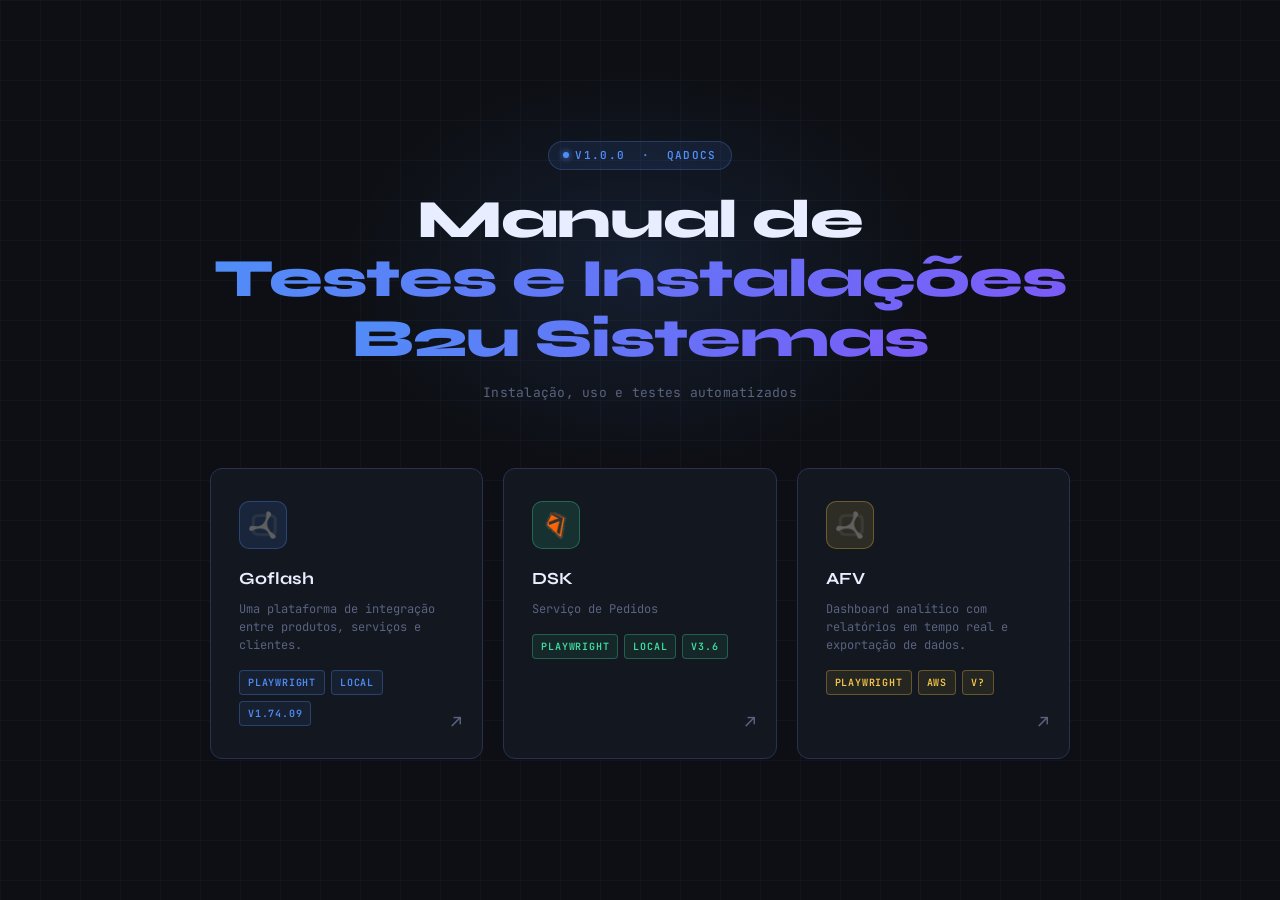
<file: index.html>
<!doctype html>
<html lang="pt-BR">
  <head>
    <meta charset="UTF-8" />
    <meta name="viewport" content="width=device-width, initial-scale=1.0" />
    <title>QaDocs — Manual de Sistemas</title>
    <link rel="stylesheet" href="style.css" />
    <link rel="preconnect" href="https://fonts.googleapis.com" />
    <link
      href="https://fonts.googleapis.com/css2?family=JetBrains+Mono:wght@300;400;500;600;700&family=Syne:wght@400;600;700;800&display=swap"
      rel="stylesheet"
    />
  </head>
  <body>
    <div id="home">
      <div class="home-header">
        <div class="badge">v1.0.0 &nbsp;·&nbsp; QaDocs</div>
        <h1>
          Manual de<br /><span>Testes e Instalações</span><br /><span
            >B2u Sistemas</span
          >
        </h1>
        <p>Instalação, uso e testes automatizados</p>
      </div>

      <div class="systems-grid">
        <a class="sys-card" data-sys="A" href="Sistemas/goflash.html">
          <div class="card-icon">
            <img src="Files/goflashicone.ico" alt="IconGoflash" />
          </div>
          <div class="card-info">
            <h2>Goflash</h2>
            <p>
              Uma plataforma de integração entre produtos, serviços e clientes.
            </p>
          </div>
          <div class="card-tags">
            <span class="tag">Playwright</span>
            <span class="tag">Local</span>
            <span class="tag">V1.74.09</span>
          </div>
          <span class="card-arrow">↗</span>
        </a>

        <a class="sys-card" data-sys="B" href="Sistemas/dsk.html">
          <div class="card-icon">
            <img src="Files/DskIcone.ico" alt="DskIcone" />
          </div>
          <div class="card-info">
            <h2>DSK</h2>
            <p>Serviço de Pedidos</p>
          </div>
          <div class="card-tags">
            <span class="tag">Playwright</span>
            <span class="tag">Local</span>
            <span class="tag">V3.6</span>
          </div>
          <span class="card-arrow">↗</span>
        </a>

        <a class="sys-card" data-sys="C" href="Sistemas/afv.html">
          <div class="card-icon">
            <img src="Files/goflashicone.ico" alt="AfvIcon" />
          </div>
          <div class="card-info">
            <h2>AFV</h2>
            <p>
              Dashboard analítico com relatórios em tempo real e exportação de
              dados.
            </p>
          </div>
          <div class="card-tags">
            <span class="tag">Playwright</span>
            <span class="tag">AWS</span>
            <span class="tag">V?</span>
          </div>
          <span class="card-arrow">↗</span>
        </a>
      </div>
    </div>
  </body>
</html>
</file>
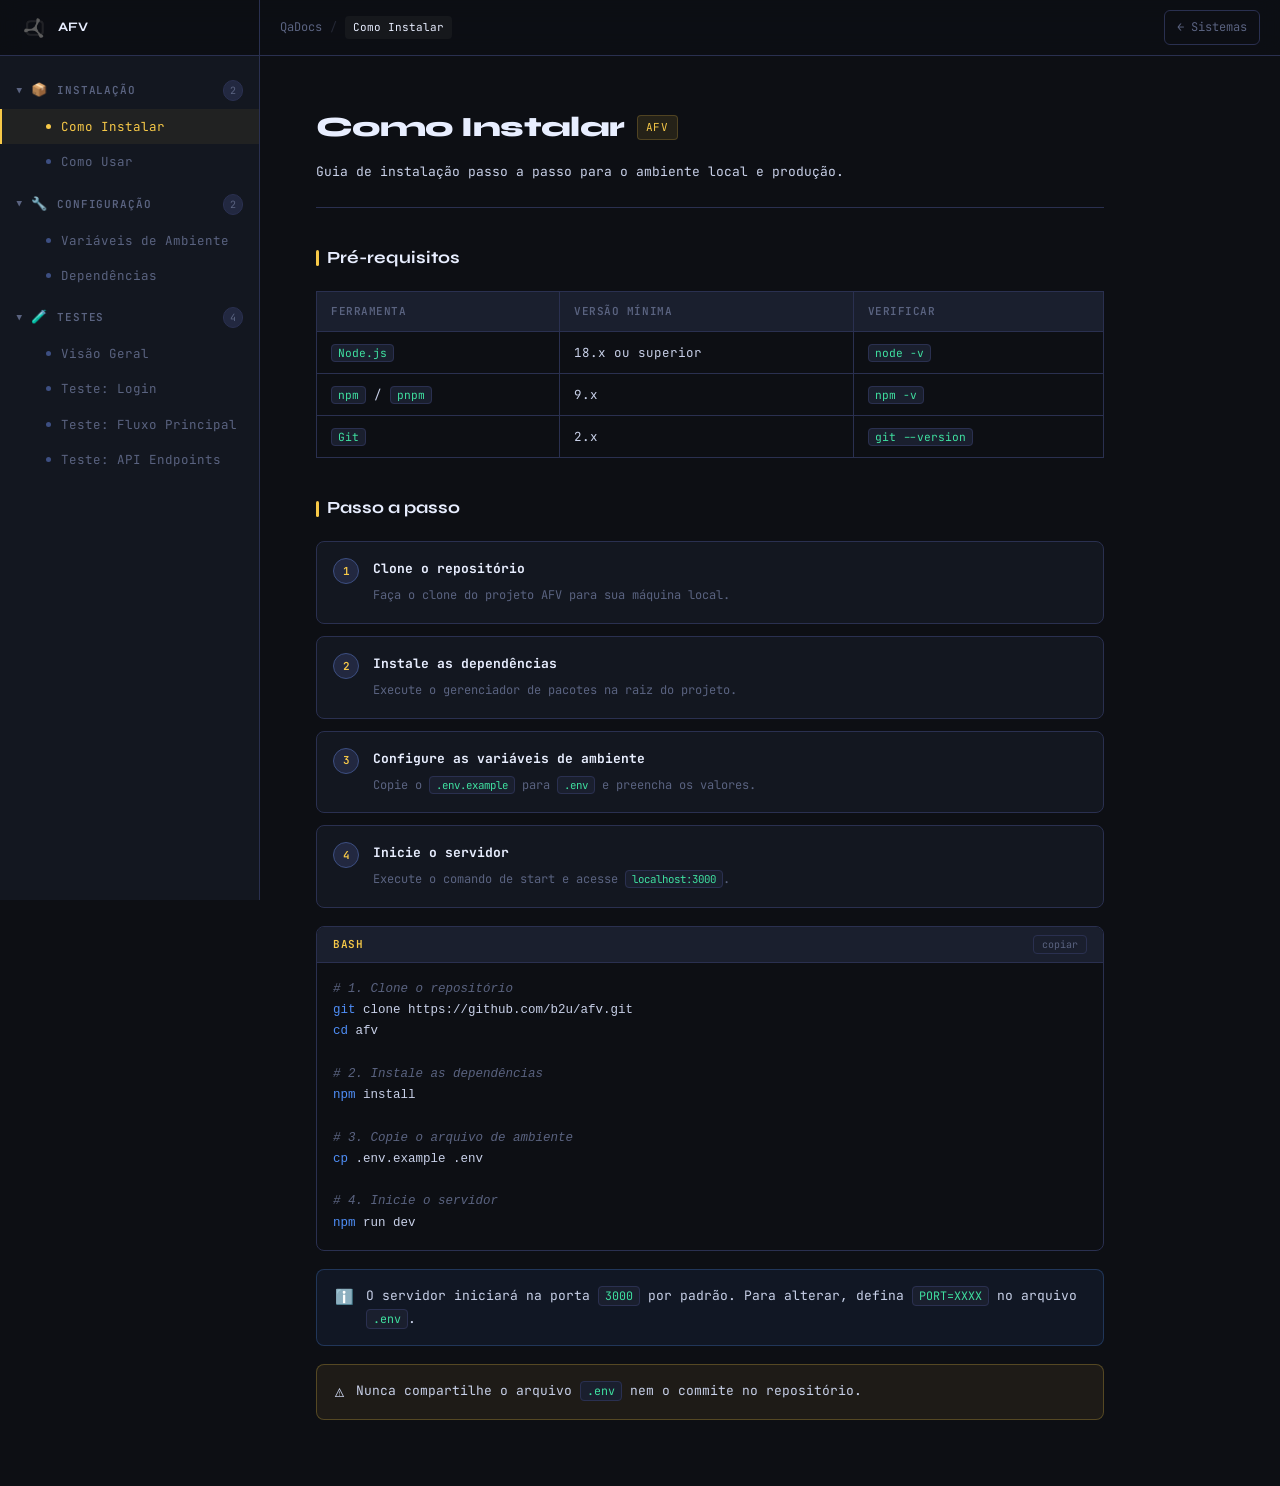
<file: Sistemas/afv.html>
<!doctype html>
<html lang="pt-BR">
  <head>
    <meta charset="UTF-8" />
    <meta name="viewport" content="width=device-width, initial-scale=1.0" />
    <title>QaDocs — AFV</title>
    <link rel="stylesheet" href="../style.css" />
    <link rel="preconnect" href="https://fonts.googleapis.com" />
    <link
      href="https://fonts.googleapis.com/css2?family=JetBrains+Mono:wght@300;400;500;600;700&family=Syne:wght@400;600;700;800&display=swap"
      rel="stylesheet"
    />
    <style>
      /* accent override: amarelo */
      :root {
        --sys-accent: #f7c948;
      }
      .sidebar-item.active {
        background: rgba(247, 201, 72, 0.06);
        border-left-color: #f7c948;
        color: #f7c948;
      }
      .sidebar-item.active .item-dot {
        background: #f7c948;
      }
      .page h1 .h1-tag {
        color: #f7c948;
        background: rgba(247, 201, 72, 0.1);
        border-color: rgba(247, 201, 72, 0.2);
      }
      .step-num {
        color: #f7c948;
      }
      .page h2::before {
        background: #f7c948;
      }
      .code-header .lang {
        color: #f7c948;
      }
    </style>
  </head>
  <body>
    <div id="manual">
      <!-- TOP BAR -->
      <div class="topbar">
        <a class="topbar-logo" href="../index.html">
          <div class="logo-icon">
            <img src="../Files/goflashicone.ico" alt="AFV" />
          </div>
          <span class="logo-text">AFV</span>
        </a>
        <div class="topbar-nav">
          <span>QaDocs</span>
          <span class="sep">/</span>
          <span class="crumb" id="topbar-crumb">Como Instalar</span>
        </div>
        <a class="topbar-back" href="../index.html">← Sistemas</a>
      </div>

      <div class="manual-body">
        <!-- SIDEBAR -->
        <aside class="sidebar">
          <div class="sidebar-section open" id="sec-install">
            <div
              class="sidebar-section-header"
              onclick="toggleSection('install')"
            >
              <span class="section-chevron">▶</span>
              <span class="section-icon">📦</span>
              <span class="section-label">Instalação</span>
              <span class="section-count">2</span>
            </div>
            <div class="sidebar-items">
              <div
                class="sidebar-item active"
                onclick="showPage('como-instalar', this)"
                data-label="Como Instalar"
              >
                <span class="item-dot"></span>Como Instalar
              </div>
              <div
                class="sidebar-item"
                onclick="showPage('como-usar', this)"
                data-label="Como Usar"
              >
                <span class="item-dot"></span>Como Usar
              </div>
            </div>
          </div>

          <div class="sidebar-section open" id="sec-config">
            <div
              class="sidebar-section-header"
              onclick="toggleSection('config')"
            >
              <span class="section-chevron">▶</span>
              <span class="section-icon">🔧</span>
              <span class="section-label">Configuração</span>
              <span class="section-count">2</span>
            </div>
            <div class="sidebar-items">
              <div
                class="sidebar-item"
                onclick="showPage('variaveis', this)"
                data-label="Variáveis de Ambiente"
              >
                <span class="item-dot"></span>Variáveis de Ambiente
              </div>
              <div
                class="sidebar-item"
                onclick="showPage('dependencias', this)"
                data-label="Dependências"
              >
                <span class="item-dot"></span>Dependências
              </div>
            </div>
          </div>

          <div class="sidebar-section open" id="sec-tests">
            <div
              class="sidebar-section-header"
              onclick="toggleSection('tests')"
            >
              <span class="section-chevron">▶</span>
              <span class="section-icon">🧪</span>
              <span class="section-label">Testes</span>
              <span class="section-count">4</span>
            </div>
            <div class="sidebar-items">
              <div
                class="sidebar-item"
                onclick="showPage('visao-geral-testes', this)"
                data-label="Visão Geral"
              >
                <span class="item-dot"></span>Visão Geral
              </div>
              <div
                class="sidebar-item"
                onclick="showPage('teste-login', this)"
                data-label="Teste: Login"
              >
                <span class="item-dot"></span>Teste: Login
              </div>
              <div
                class="sidebar-item"
                onclick="showPage('teste-fluxo', this)"
                data-label="Teste: Fluxo Principal"
              >
                <span class="item-dot"></span>Teste: Fluxo Principal
              </div>
              <div
                class="sidebar-item"
                onclick="showPage('teste-api', this)"
                data-label="Teste: API Endpoints"
              >
                <span class="item-dot"></span>Teste: API Endpoints
              </div>
            </div>
          </div>
        </aside>

        <!-- CONTENT -->
        <main class="content">
          <!-- ── Como Instalar ── -->
          <div class="page active" id="page-como-instalar">
            <h1>Como Instalar <span class="h1-tag">AFV</span></h1>
            <p class="page-subtitle">
              Guia de instalação passo a passo para o ambiente local e produção.
            </p>

            <h2>Pré-requisitos</h2>
            <table class="data-table">
              <thead>
                <tr>
                  <th>Ferramenta</th>
                  <th>Versão mínima</th>
                  <th>Verificar</th>
                </tr>
              </thead>
              <tbody>
                <tr>
                  <td><code>Node.js</code></td>
                  <td>18.x ou superior</td>
                  <td><code>node -v</code></td>
                </tr>
                <tr>
                  <td><code>npm</code> / <code>pnpm</code></td>
                  <td>9.x</td>
                  <td><code>npm -v</code></td>
                </tr>
                <tr>
                  <td><code>Git</code></td>
                  <td>2.x</td>
                  <td><code>git --version</code></td>
                </tr>
              </tbody>
            </table>

            <h2>Passo a passo</h2>
            <div class="steps">
              <div class="step">
                <div class="step-num">1</div>
                <div class="step-content">
                  <h4>Clone o repositório</h4>
                  <p>Faça o clone do projeto AFV para sua máquina local.</p>
                </div>
              </div>
              <div class="step">
                <div class="step-num">2</div>
                <div class="step-content">
                  <h4>Instale as dependências</h4>
                  <p>Execute o gerenciador de pacotes na raiz do projeto.</p>
                </div>
              </div>
              <div class="step">
                <div class="step-num">3</div>
                <div class="step-content">
                  <h4>Configure as variáveis de ambiente</h4>
                  <p>
                    Copie o <code>.env.example</code> para <code>.env</code> e
                    preencha os valores.
                  </p>
                </div>
              </div>
              <div class="step">
                <div class="step-num">4</div>
                <div class="step-content">
                  <h4>Inicie o servidor</h4>
                  <p>
                    Execute o comando de start e acesse
                    <code>localhost:3000</code>.
                  </p>
                </div>
              </div>
            </div>

            <div class="code-block">
              <div class="code-header">
                <span class="lang">BASH</span
                ><button class="copy-btn" onclick="copyCode(this, 'clone-cmd')">
                  copiar
                </button>
              </div>
              <pre
                id="clone-cmd"
              ><span class="cmt"># 1. Clone o repositório</span>
<span class="fn">git</span> clone https://github.com/b2u/afv.git
<span class="fn">cd</span> afv

<span class="cmt"># 2. Instale as dependências</span>
<span class="fn">npm</span> install

<span class="cmt"># 3. Copie o arquivo de ambiente</span>
<span class="fn">cp</span> .env.example .env

<span class="cmt"># 4. Inicie o servidor</span>
<span class="fn">npm</span> run dev</pre>
            </div>

            <div class="callout info">
              <span class="callout-icon">ℹ️</span>
              <p>
                O servidor iniciará na porta <code>3000</code> por padrão. Para
                alterar, defina <code>PORT=XXXX</code> no arquivo
                <code>.env</code>.
              </p>
            </div>
            <div class="callout warning">
              <span class="callout-icon">⚠️</span>
              <p>
                Nunca compartilhe o arquivo <code>.env</code> nem o commite no
                repositório.
              </p>
            </div>
          </div>

          <!-- ── Como Usar ── -->
          <div class="page" id="page-como-usar">
            <h1>Como Usar <span class="h1-tag">AFV</span></h1>
            <p class="page-subtitle">
              Fluxos básicos e avançados para o dashboard analítico AFV.
            </p>

            <h2>Acesso ao sistema</h2>
            <p>
              Após a instalação, acesse o sistema via navegador em
              <code>http://localhost:3000</code>.
            </p>

            <h2>Principais funcionalidades</h2>
            <div class="steps">
              <div class="step">
                <div class="step-num">→</div>
                <div class="step-content">
                  <h4>Dashboard em Tempo Real</h4>
                  <p>
                    Visualize métricas ao vivo com atualização automática via
                    WebSocket.
                  </p>
                </div>
              </div>
              <div class="step">
                <div class="step-num">→</div>
                <div class="step-content">
                  <h4>Relatórios Analíticos</h4>
                  <p>
                    Gere relatórios personalizados com filtros de período e
                    categoria.
                  </p>
                </div>
              </div>
              <div class="step">
                <div class="step-num">→</div>
                <div class="step-content">
                  <h4>Exportação de Dados</h4>
                  <p>
                    Exporte dados em CSV, Excel ou PDF direto do painel de
                    controle.
                  </p>
                </div>
              </div>
            </div>

            <h2>Comandos úteis</h2>
            <div class="code-block">
              <div class="code-header">
                <span class="lang">BASH</span
                ><button class="copy-btn" onclick="copyCode(this, 'use-cmd')">
                  copiar
                </button>
              </div>
              <pre
                id="use-cmd"
              ><span class="cmt"># Iniciar em modo produção</span>
<span class="fn">npm</span> run start

<span class="cmt"># Build do projeto</span>
<span class="fn">npm</span> run build

<span class="cmt"># Verificar logs</span>
<span class="fn">npm</span> run logs</pre>
            </div>
          </div>

          <!-- ── Variáveis de Ambiente ── -->
          <div class="page" id="page-variaveis">
            <h1>Variáveis de Ambiente <span class="h1-tag">AFV</span></h1>
            <p class="page-subtitle">
              Todas as variáveis necessárias para configurar o ambiente do AFV.
            </p>

            <div class="callout info">
              <span class="callout-icon">ℹ️</span>
              <p>
                Copie o arquivo <code>.env.example</code> para
                <code>.env</code> e preencha cada valor.
              </p>
            </div>

            <h2>Variáveis obrigatórias</h2>
            <table class="data-table">
              <thead>
                <tr>
                  <th>Variável</th>
                  <th>Descrição</th>
                  <th>Exemplo</th>
                </tr>
              </thead>
              <tbody>
                <tr>
                  <td><code>DATABASE_URL</code></td>
                  <td>String de conexão com o banco</td>
                  <td><code>postgres://user:pass@host/db</code></td>
                </tr>
                <tr>
                  <td><code>API_SECRET</code></td>
                  <td>Chave para assinatura de tokens JWT</td>
                  <td><code>my-secret-key</code></td>
                </tr>
                <tr>
                  <td><code>WS_PORT</code></td>
                  <td>Porta do servidor WebSocket</td>
                  <td><code>3001</code></td>
                </tr>
                <tr>
                  <td><code>PORT</code></td>
                  <td>Porta do servidor HTTP</td>
                  <td><code>3000</code></td>
                </tr>
              </tbody>
            </table>

            <h2>Variáveis opcionais</h2>
            <table class="data-table">
              <thead>
                <tr>
                  <th>Variável</th>
                  <th>Descrição</th>
                  <th>Default</th>
                </tr>
              </thead>
              <tbody>
                <tr>
                  <td><code>LOG_LEVEL</code></td>
                  <td>Nível de log</td>
                  <td><code>info</code></td>
                </tr>
                <tr>
                  <td><code>REPORT_RETENTION_DAYS</code></td>
                  <td>Dias de retenção dos relatórios gerados</td>
                  <td><code>30</code></td>
                </tr>
              </tbody>
            </table>
          </div>

          <!-- ── Dependências ── -->
          <div class="page" id="page-dependencias">
            <h1>Dependências <span class="h1-tag">AFV</span></h1>
            <p class="page-subtitle">
              Bibliotecas e serviços externos dos quais o AFV depende.
            </p>

            <h2>Produção</h2>
            <table class="data-table">
              <thead>
                <tr>
                  <th>Pacote</th>
                  <th>Versão</th>
                  <th>Finalidade</th>
                </tr>
              </thead>
              <tbody>
                <tr>
                  <td><code>react</code></td>
                  <td>^18.x</td>
                  <td>UI framework</td>
                </tr>
                <tr>
                  <td><code>recharts</code></td>
                  <td>^2.x</td>
                  <td>Gráficos e visualizações</td>
                </tr>
                <tr>
                  <td><code>socket.io</code></td>
                  <td>^4.x</td>
                  <td>Comunicação WebSocket</td>
                </tr>
                <tr>
                  <td><code>prisma</code></td>
                  <td>^5.x</td>
                  <td>ORM</td>
                </tr>
              </tbody>
            </table>

            <h2>Desenvolvimento</h2>
            <table class="data-table">
              <thead>
                <tr>
                  <th>Pacote</th>
                  <th>Versão</th>
                  <th>Finalidade</th>
                </tr>
              </thead>
              <tbody>
                <tr>
                  <td><code>playwright</code></td>
                  <td>^1.44</td>
                  <td>Testes E2E</td>
                </tr>
                <tr>
                  <td><code>typescript</code></td>
                  <td>^5.x</td>
                  <td>Type safety</td>
                </tr>
                <tr>
                  <td><code>vite</code></td>
                  <td>^5.x</td>
                  <td>Build tool</td>
                </tr>
              </tbody>
            </table>
          </div>

          <!-- ── Visão Geral Testes ── -->
          <div class="page" id="page-visao-geral-testes">
            <h1>Testes — AFV <span class="h1-tag">PLAYWRIGHT</span></h1>
            <p class="page-subtitle">
              Visão geral da suíte de testes automatizados do dashboard
              analítico.
            </p>

            <h2>Sobre a suíte</h2>
            <p>
              Os testes cobrem os fluxos de visualização de dados, exportação de
              relatórios e conexão WebSocket usando <strong>Playwright</strong>.
            </p>

            <div class="callout success">
              <span class="callout-icon">✅</span>
              <p>
                Todos os testes rodam nos browsers <code>chromium</code>,
                <code>firefox</code> e <code>webkit</code>.
              </p>
            </div>

            <h2>Instalando o Playwright</h2>
            <div class="code-block">
              <div class="code-header">
                <span class="lang">BASH</span
                ><button
                  class="copy-btn"
                  onclick="copyCode(this, 'pw-install')"
                >
                  copiar
                </button>
              </div>
              <pre
                id="pw-install"
              ><span class="cmt"># Instalar Playwright e browsers</span>
<span class="fn">npx</span> playwright install

<span class="cmt"># Rodar todos os testes</span>
<span class="fn">npx</span> playwright test

<span class="cmt"># Rodar com interface visual</span>
<span class="fn">npx</span> playwright test --ui</pre>
            </div>

            <h2>Testes disponíveis</h2>
            <div class="test-grid">
              <div class="test-card">
                <div class="test-card-top">
                  <span class="test-badge e2e">E2E</span>
                </div>
                <h3>Teste de Login</h3>
                <p>Valida o fluxo de autenticação do AFV.</p>
                <div class="test-meta">
                  <span>⏱ ~8s</span><span>📁 login.spec.ts</span>
                </div>
              </div>
              <div class="test-card">
                <div class="test-card-top">
                  <span class="test-badge e2e">E2E</span>
                </div>
                <h3>Dashboard em Tempo Real</h3>
                <p>
                  Verifica carregamento e atualização de dados via WebSocket.
                </p>
                <div class="test-meta">
                  <span>⏱ ~15s</span><span>📁 dashboard.spec.ts</span>
                </div>
              </div>
              <div class="test-card">
                <div class="test-card-top">
                  <span class="test-badge smoke">SMOKE</span>
                </div>
                <h3>Exportação de Relatório</h3>
                <p>Valida geração e download de relatório em CSV.</p>
                <div class="test-meta">
                  <span>⏱ ~10s</span><span>📁 export.spec.ts</span>
                </div>
              </div>
              <div class="test-card">
                <div class="test-card-top">
                  <span class="test-badge regression">REGRESSION</span>
                </div>
                <h3>Regressão Geral</h3>
                <p>Suite completa antes de cada deploy.</p>
                <div class="test-meta">
                  <span>⏱ ~3min</span><span>📁 regression/</span>
                </div>
              </div>
            </div>
          </div>

          <!-- ── Teste Login ── -->
          <div class="page" id="page-teste-login">
            <h1>Teste: Login <span class="h1-tag">AFV</span></h1>
            <p class="page-subtitle">
              Testa o fluxo de autenticação com credenciais válidas e inválidas.
            </p>

            <h2>O que este teste cobre</h2>
            <div class="steps">
              <div class="step">
                <div class="step-num">✓</div>
                <div class="step-content">
                  <h4>Login com credenciais válidas</h4>
                  <p>
                    Verifica redirecionamento para o dashboard após login
                    correto.
                  </p>
                </div>
              </div>
              <div class="step">
                <div class="step-num">✓</div>
                <div class="step-content">
                  <h4>Mensagem de erro com credenciais inválidas</h4>
                  <p>Garante que o sistema exibe feedback de erro adequado.</p>
                </div>
              </div>
              <div class="step">
                <div class="step-num">✓</div>
                <div class="step-content">
                  <h4>Persistência de sessão</h4>
                  <p>
                    Valida que o token é salvo e a sessão permanece após reload.
                  </p>
                </div>
              </div>
            </div>

            <h2>Código do teste</h2>
            <div class="code-block">
              <div class="code-header">
                <span class="lang">TYPESCRIPT</span
                ><button
                  class="copy-btn"
                  onclick="copyCode(this, 'test-login-code')"
                >
                  copiar
                </button>
              </div>
              <pre
                id="test-login-code"
              ><span class="kw">import</span> { test, expect } <span class="kw">from</span> <span class="str">'@playwright/test'</span>;

test.<span class="fn">describe</span>(<span class="str">'AFV — Autenticação'</span>, () => {

  test(<span class="str">'login com credenciais válidas'</span>, <span class="kw">async</span> ({ page }) => {
    <span class="kw">await</span> page.<span class="fn">goto</span>(<span class="str">'/login'</span>);
    <span class="kw">await</span> page.<span class="fn">fill</span>(<span class="str">'[name=email]'</span>, <span class="str">'admin@empresa.com'</span>);
    <span class="kw">await</span> page.<span class="fn">fill</span>(<span class="str">'[name=password]'</span>, <span class="str">'senha123'</span>);
    <span class="kw">await</span> page.<span class="fn">click</span>(<span class="str">'button[type=submit]'</span>);
    <span class="kw">await</span> expect(page).<span class="fn">toHaveURL</span>(<span class="str">'/dashboard'</span>);
  });

  test(<span class="str">'exibe erro com credenciais inválidas'</span>, <span class="kw">async</span> ({ page }) => {
    <span class="kw">await</span> page.<span class="fn">goto</span>(<span class="str">'/login'</span>);
    <span class="kw">await</span> page.<span class="fn">fill</span>(<span class="str">'[name=email]'</span>, <span class="str">'wrong@email.com'</span>);
    <span class="kw">await</span> page.<span class="fn">fill</span>(<span class="str">'[name=password]'</span>, <span class="str">'errado'</span>);
    <span class="kw">await</span> page.<span class="fn">click</span>(<span class="str">'button[type=submit]'</span>);
    <span class="kw">await</span> expect(page.<span class="fn">locator</span>(<span class="str">'.error-msg'</span>)).<span class="fn">toBeVisible</span>();
  });

});</pre>
            </div>

            <h2>Executar este teste</h2>
            <div class="code-block">
              <div class="code-header">
                <span class="lang">BASH</span
                ><button class="copy-btn" onclick="copyCode(this, 'run-login')">
                  copiar
                </button>
              </div>
              <pre
                id="run-login"
              ><span class="fn">npx</span> playwright test tests/login.spec.ts --reporter=list</pre>
            </div>
          </div>

          <!-- ── Teste Fluxo ── -->
          <div class="page" id="page-teste-fluxo">
            <h1>Teste: Fluxo Principal <span class="h1-tag">AFV</span></h1>
            <p class="page-subtitle">
              Cobre o fluxo crítico do dashboard analítico.
            </p>

            <h2>Cenários cobertos</h2>
            <div class="steps">
              <div class="step">
                <div class="step-num">1</div>
                <div class="step-content">
                  <h4>Login e carregamento do dashboard</h4>
                  <p>
                    Autenticação e verificação dos gráficos e métricas iniciais.
                  </p>
                </div>
              </div>
              <div class="step">
                <div class="step-num">2</div>
                <div class="step-content">
                  <h4>Filtro por período</h4>
                  <p>
                    Aplica filtro de data e valida atualização dos dados
                    exibidos.
                  </p>
                </div>
              </div>
              <div class="step">
                <div class="step-num">3</div>
                <div class="step-content">
                  <h4>Exportação de relatório</h4>
                  <p>Aciona exportação CSV e valida download do arquivo.</p>
                </div>
              </div>
              <div class="step">
                <div class="step-num">4</div>
                <div class="step-content">
                  <h4>Atualização em tempo real</h4>
                  <p>
                    Verifica que novos dados chegam via WebSocket sem reload.
                  </p>
                </div>
              </div>
            </div>

            <div class="code-block">
              <div class="code-header">
                <span class="lang">TYPESCRIPT</span
                ><button class="copy-btn" onclick="copyCode(this, 'flow-code')">
                  copiar
                </button>
              </div>
              <pre
                id="flow-code"
              ><span class="kw">import</span> { test, expect } <span class="kw">from</span> <span class="str">'@playwright/test'</span>;

test(<span class="str">'fluxo principal AFV — dashboard'</span>, <span class="kw">async</span> ({ page }) => {
  <span class="kw">await</span> page.<span class="fn">goto</span>(<span class="str">'/login'</span>);
  <span class="kw">await</span> page.<span class="fn">fill</span>(<span class="str">'[name=email]'</span>, process.env.<span class="num">TEST_USER</span>);
  <span class="kw">await</span> page.<span class="fn">fill</span>(<span class="str">'[name=password]'</span>, process.env.<span class="num">TEST_PASS</span>);
  <span class="kw">await</span> page.<span class="fn">click</span>(<span class="str">'button[type=submit]'</span>);

  <span class="cmt">// Verifica gráfico carregado</span>
  <span class="kw">await</span> expect(page.<span class="fn">locator</span>(<span class="str">'.chart-container'</span>)).<span class="fn">toBeVisible</span>();

  <span class="cmt">// Aplica filtro de período</span>
  <span class="kw">await</span> page.<span class="fn">click</span>(<span class="str">'text=Últimos 30 dias'</span>);
  <span class="kw">await</span> expect(page.<span class="fn">locator</span>(<span class="str">'.chart-container'</span>)).<span class="fn">toBeVisible</span>();

  <span class="cmt">// Exporta relatório</span>
  <span class="kw">const</span> [download] = <span class="kw">await</span> Promise.<span class="fn">all</span>([
    page.<span class="fn">waitForEvent</span>(<span class="str">'download'</span>),
    page.<span class="fn">click</span>(<span class="str">'text=Exportar CSV'</span>),
  ]);
  expect(download.<span class="fn">suggestedFilename</span>()).<span class="fn">toContain</span>(<span class="str">'.csv'</span>);
});</pre>
            </div>
          </div>

          <!-- ── Teste API ── -->
          <div class="page" id="page-teste-api">
            <h1>Teste: API Endpoints <span class="h1-tag">AFV</span></h1>
            <p class="page-subtitle">
              Verifica disponibilidade, contratos e respostas das rotas REST do
              AFV.
            </p>

            <h2>Endpoints testados</h2>
            <table class="data-table">
              <thead>
                <tr>
                  <th>Método</th>
                  <th>Rota</th>
                  <th>Teste</th>
                </tr>
              </thead>
              <tbody>
                <tr>
                  <td><code>GET</code></td>
                  <td><code>/api/health</code></td>
                  <td>Status 200 + body <code>{ok: true}</code></td>
                </tr>
                <tr>
                  <td><code>POST</code></td>
                  <td><code>/api/auth/login</code></td>
                  <td>Retorna token JWT válido</td>
                </tr>
                <tr>
                  <td><code>GET</code></td>
                  <td><code>/api/metricas</code></td>
                  <td>Retorna objeto com métricas do período</td>
                </tr>
                <tr>
                  <td><code>GET</code></td>
                  <td><code>/api/relatorios/export</code></td>
                  <td>Retorna arquivo CSV com dados do período</td>
                </tr>
              </tbody>
            </table>

            <div class="code-block">
              <div class="code-header">
                <span class="lang">TYPESCRIPT</span
                ><button class="copy-btn" onclick="copyCode(this, 'api-code')">
                  copiar
                </button>
              </div>
              <pre
                id="api-code"
              ><span class="kw">import</span> { test, expect } <span class="kw">from</span> <span class="str">'@playwright/test'</span>;

test(<span class="str">'GET /api/metricas retorna dados'</span>, <span class="kw">async</span> ({ request }) => {
  <span class="kw">const</span> res = <span class="kw">await</span> request.<span class="fn">get</span>(<span class="str">'/api/metricas?periodo=30d'</span>);
  <span class="kw">await</span> expect(res).<span class="fn">toBeOK</span>();
  <span class="kw">const</span> body = <span class="kw">await</span> res.<span class="fn">json</span>();
  expect(body).<span class="fn">toHaveProperty</span>(<span class="str">'total'</span>);
  expect(body).<span class="fn">toHaveProperty</span>(<span class="str">'series'</span>);
});</pre>
            </div>

            <div class="callout info">
              <span class="callout-icon">ℹ️</span>
              <p>
                Os testes de API usam o <code>APIRequestContext</code> do
                Playwright, sem precisar abrir um browser.
              </p>
            </div>
          </div>
        </main>
      </div>
    </div>
    <script src="../script.js"></script>
  </body>
</html>
</file>
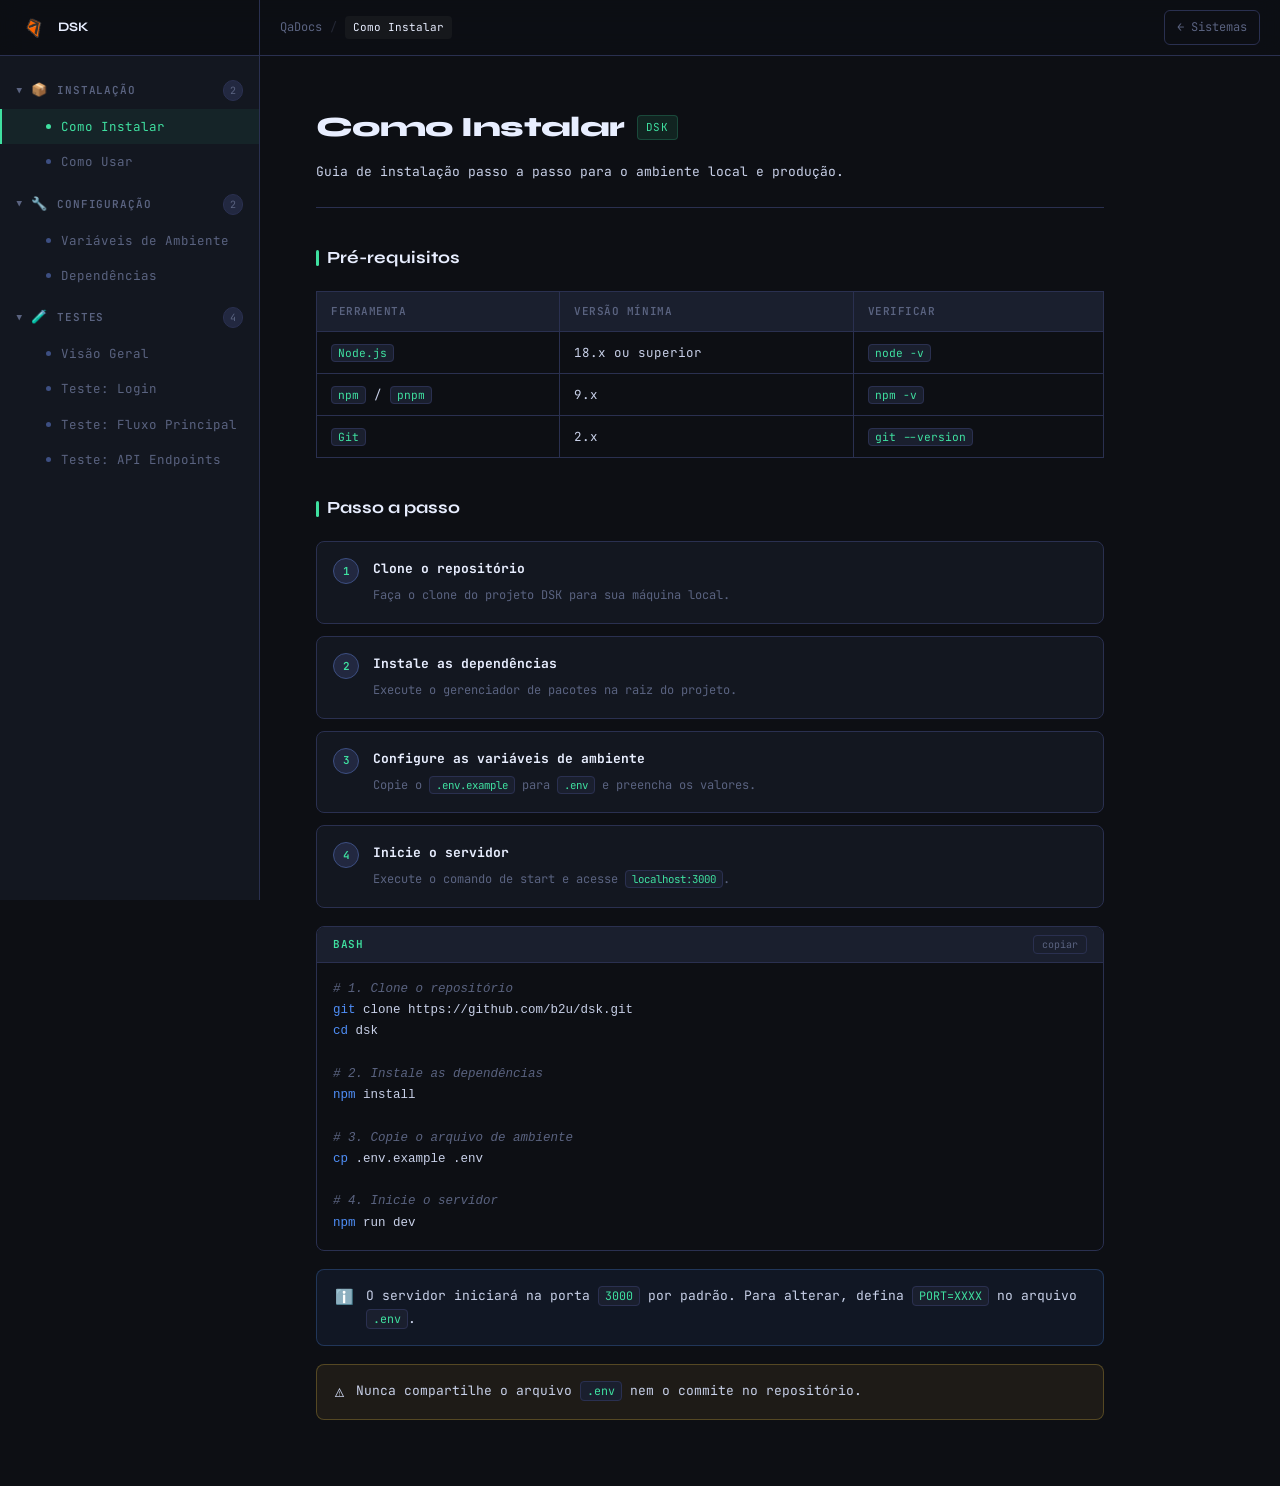
<file: Sistemas/dsk.html>
<!doctype html>
<html lang="pt-BR">
  <head>
    <meta charset="UTF-8" />
    <meta name="viewport" content="width=device-width, initial-scale=1.0" />
    <title>QaDocs — DSK</title>
    <link rel="stylesheet" href="../style.css" />
    <link rel="preconnect" href="https://fonts.googleapis.com" />
    <link
      href="https://fonts.googleapis.com/css2?family=JetBrains+Mono:wght@300;400;500;600;700&family=Syne:wght@400;600;700;800&display=swap"
      rel="stylesheet"
    />
    <style>
      /* accent override: verde */
      :root {
        --sys-accent: #3fe0a0;
      }
      .sidebar-item.active {
        background: rgba(63, 224, 160, 0.06);
        border-left-color: #3fe0a0;
        color: #3fe0a0;
      }
      .sidebar-item.active .item-dot {
        background: #3fe0a0;
      }
      .page h1 .h1-tag {
        color: #3fe0a0;
        background: rgba(63, 224, 160, 0.1);
        border-color: rgba(63, 224, 160, 0.2);
      }
      .step-num {
        color: #3fe0a0;
      }
      .page h2::before {
        background: #3fe0a0;
      }
      .code-header .lang {
        color: #3fe0a0;
      }
    </style>
  </head>
  <body>
    <div id="manual">
      <!-- TOP BAR -->
      <div class="topbar">
        <a class="topbar-logo" href="../index.html">
          <div class="logo-icon">
            <img src="../Files/DskIcone.ico" alt="DSK" />
          </div>
          <span class="logo-text">DSK</span>
        </a>
        <div class="topbar-nav">
          <span>QaDocs</span>
          <span class="sep">/</span>
          <span class="crumb" id="topbar-crumb">Como Instalar</span>
        </div>
        <a class="topbar-back" href="../index.html">← Sistemas</a>
      </div>

      <div class="manual-body">
        <!-- SIDEBAR -->
        <aside class="sidebar">
          <div class="sidebar-section open" id="sec-install">
            <div
              class="sidebar-section-header"
              onclick="toggleSection('install')"
            >
              <span class="section-chevron">▶</span>
              <span class="section-icon">📦</span>
              <span class="section-label">Instalação</span>
              <span class="section-count">2</span>
            </div>
            <div class="sidebar-items">
              <div
                class="sidebar-item active"
                onclick="showPage('como-instalar', this)"
                data-label="Como Instalar"
              >
                <span class="item-dot"></span>Como Instalar
              </div>
              <div
                class="sidebar-item"
                onclick="showPage('como-usar', this)"
                data-label="Como Usar"
              >
                <span class="item-dot"></span>Como Usar
              </div>
            </div>
          </div>

          <div class="sidebar-section open" id="sec-config">
            <div
              class="sidebar-section-header"
              onclick="toggleSection('config')"
            >
              <span class="section-chevron">▶</span>
              <span class="section-icon">🔧</span>
              <span class="section-label">Configuração</span>
              <span class="section-count">2</span>
            </div>
            <div class="sidebar-items">
              <div
                class="sidebar-item"
                onclick="showPage('variaveis', this)"
                data-label="Variáveis de Ambiente"
              >
                <span class="item-dot"></span>Variáveis de Ambiente
              </div>
              <div
                class="sidebar-item"
                onclick="showPage('dependencias', this)"
                data-label="Dependências"
              >
                <span class="item-dot"></span>Dependências
              </div>
            </div>
          </div>

          <div class="sidebar-section open" id="sec-tests">
            <div
              class="sidebar-section-header"
              onclick="toggleSection('tests')"
            >
              <span class="section-chevron">▶</span>
              <span class="section-icon">🧪</span>
              <span class="section-label">Testes</span>
              <span class="section-count">4</span>
            </div>
            <div class="sidebar-items">
              <div
                class="sidebar-item"
                onclick="showPage('visao-geral-testes', this)"
                data-label="Visão Geral"
              >
                <span class="item-dot"></span>Visão Geral
              </div>
              <div
                class="sidebar-item"
                onclick="showPage('teste-login', this)"
                data-label="Teste: Login"
              >
                <span class="item-dot"></span>Teste: Login
              </div>
              <div
                class="sidebar-item"
                onclick="showPage('teste-fluxo', this)"
                data-label="Teste: Fluxo Principal"
              >
                <span class="item-dot"></span>Teste: Fluxo Principal
              </div>
              <div
                class="sidebar-item"
                onclick="showPage('teste-api', this)"
                data-label="Teste: API Endpoints"
              >
                <span class="item-dot"></span>Teste: API Endpoints
              </div>
            </div>
          </div>
        </aside>

        <!-- CONTENT -->
        <main class="content">
          <!-- ── Como Instalar ── -->
          <div class="page active" id="page-como-instalar">
            <h1>Como Instalar <span class="h1-tag">DSK</span></h1>
            <p class="page-subtitle">
              Guia de instalação passo a passo para o ambiente local e produção.
            </p>

            <h2>Pré-requisitos</h2>
            <table class="data-table">
              <thead>
                <tr>
                  <th>Ferramenta</th>
                  <th>Versão mínima</th>
                  <th>Verificar</th>
                </tr>
              </thead>
              <tbody>
                <tr>
                  <td><code>Node.js</code></td>
                  <td>18.x ou superior</td>
                  <td><code>node -v</code></td>
                </tr>
                <tr>
                  <td><code>npm</code> / <code>pnpm</code></td>
                  <td>9.x</td>
                  <td><code>npm -v</code></td>
                </tr>
                <tr>
                  <td><code>Git</code></td>
                  <td>2.x</td>
                  <td><code>git --version</code></td>
                </tr>
              </tbody>
            </table>

            <h2>Passo a passo</h2>
            <div class="steps">
              <div class="step">
                <div class="step-num">1</div>
                <div class="step-content">
                  <h4>Clone o repositório</h4>
                  <p>Faça o clone do projeto DSK para sua máquina local.</p>
                </div>
              </div>
              <div class="step">
                <div class="step-num">2</div>
                <div class="step-content">
                  <h4>Instale as dependências</h4>
                  <p>Execute o gerenciador de pacotes na raiz do projeto.</p>
                </div>
              </div>
              <div class="step">
                <div class="step-num">3</div>
                <div class="step-content">
                  <h4>Configure as variáveis de ambiente</h4>
                  <p>
                    Copie o <code>.env.example</code> para <code>.env</code> e
                    preencha os valores.
                  </p>
                </div>
              </div>
              <div class="step">
                <div class="step-num">4</div>
                <div class="step-content">
                  <h4>Inicie o servidor</h4>
                  <p>
                    Execute o comando de start e acesse
                    <code>localhost:3000</code>.
                  </p>
                </div>
              </div>
            </div>

            <div class="code-block">
              <div class="code-header">
                <span class="lang">BASH</span
                ><button class="copy-btn" onclick="copyCode(this, 'clone-cmd')">
                  copiar
                </button>
              </div>
              <pre
                id="clone-cmd"
              ><span class="cmt"># 1. Clone o repositório</span>
<span class="fn">git</span> clone https://github.com/b2u/dsk.git
<span class="fn">cd</span> dsk

<span class="cmt"># 2. Instale as dependências</span>
<span class="fn">npm</span> install

<span class="cmt"># 3. Copie o arquivo de ambiente</span>
<span class="fn">cp</span> .env.example .env

<span class="cmt"># 4. Inicie o servidor</span>
<span class="fn">npm</span> run dev</pre>
            </div>

            <div class="callout info">
              <span class="callout-icon">ℹ️</span>
              <p>
                O servidor iniciará na porta <code>3000</code> por padrão. Para
                alterar, defina <code>PORT=XXXX</code> no arquivo
                <code>.env</code>.
              </p>
            </div>
            <div class="callout warning">
              <span class="callout-icon">⚠️</span>
              <p>
                Nunca compartilhe o arquivo <code>.env</code> nem o commite no
                repositório.
              </p>
            </div>
          </div>

          <!-- ── Como Usar ── -->
          <div class="page" id="page-como-usar">
            <h1>Como Usar <span class="h1-tag">DSK</span></h1>
            <p class="page-subtitle">
              Fluxos básicos e avançados para o serviço de pedidos DSK.
            </p>

            <h2>Acesso ao sistema</h2>
            <p>
              Após a instalação, acesse o sistema via navegador em
              <code>http://localhost:3000</code>.
            </p>

            <h2>Principais funcionalidades</h2>
            <div class="steps">
              <div class="step">
                <div class="step-num">→</div>
                <div class="step-content">
                  <h4>Gerenciamento de Pedidos</h4>
                  <p>
                    Criação, edição e acompanhamento de pedidos em tempo real.
                  </p>
                </div>
              </div>
              <div class="step">
                <div class="step-num">→</div>
                <div class="step-content">
                  <h4>Histórico de Transações</h4>
                  <p>
                    Consulte o histórico completo de pedidos com filtros
                    avançados.
                  </p>
                </div>
              </div>
              <div class="step">
                <div class="step-num">→</div>
                <div class="step-content">
                  <h4>Notificações</h4>
                  <p>
                    Alertas automáticos via e-mail e webhook para mudanças de
                    status.
                  </p>
                </div>
              </div>
            </div>

            <h2>Comandos úteis</h2>
            <div class="code-block">
              <div class="code-header">
                <span class="lang">BASH</span
                ><button class="copy-btn" onclick="copyCode(this, 'use-cmd')">
                  copiar
                </button>
              </div>
              <pre
                id="use-cmd"
              ><span class="cmt"># Iniciar em modo produção</span>
<span class="fn">npm</span> run start

<span class="cmt"># Build do projeto</span>
<span class="fn">npm</span> run build

<span class="cmt"># Verificar logs</span>
<span class="fn">npm</span> run logs</pre>
            </div>
          </div>

          <!-- ── Variáveis de Ambiente ── -->
          <div class="page" id="page-variaveis">
            <h1>Variáveis de Ambiente <span class="h1-tag">DSK</span></h1>
            <p class="page-subtitle">
              Todas as variáveis necessárias para configurar o ambiente do DSK.
            </p>

            <div class="callout info">
              <span class="callout-icon">ℹ️</span>
              <p>
                Copie o arquivo <code>.env.example</code> para
                <code>.env</code> e preencha cada valor.
              </p>
            </div>

            <h2>Variáveis obrigatórias</h2>
            <table class="data-table">
              <thead>
                <tr>
                  <th>Variável</th>
                  <th>Descrição</th>
                  <th>Exemplo</th>
                </tr>
              </thead>
              <tbody>
                <tr>
                  <td><code>DATABASE_URL</code></td>
                  <td>String de conexão com o banco</td>
                  <td><code>postgres://user:pass@host/db</code></td>
                </tr>
                <tr>
                  <td><code>API_SECRET</code></td>
                  <td>Chave para assinatura de tokens JWT</td>
                  <td><code>my-secret-key</code></td>
                </tr>
                <tr>
                  <td><code>PORT</code></td>
                  <td>Porta do servidor</td>
                  <td><code>3000</code></td>
                </tr>
              </tbody>
            </table>

            <h2>Variáveis opcionais</h2>
            <table class="data-table">
              <thead>
                <tr>
                  <th>Variável</th>
                  <th>Descrição</th>
                  <th>Default</th>
                </tr>
              </thead>
              <tbody>
                <tr>
                  <td><code>LOG_LEVEL</code></td>
                  <td>Nível de log</td>
                  <td><code>info</code></td>
                </tr>
                <tr>
                  <td><code>WEBHOOK_URL</code></td>
                  <td>URL para notificações de pedido</td>
                  <td>—</td>
                </tr>
              </tbody>
            </table>
          </div>

          <!-- ── Dependências ── -->
          <div class="page" id="page-dependencias">
            <h1>Dependências <span class="h1-tag">DSK</span></h1>
            <p class="page-subtitle">
              Bibliotecas e serviços externos dos quais o DSK depende.
            </p>

            <h2>Produção</h2>
            <table class="data-table">
              <thead>
                <tr>
                  <th>Pacote</th>
                  <th>Versão</th>
                  <th>Finalidade</th>
                </tr>
              </thead>
              <tbody>
                <tr>
                  <td><code>express</code></td>
                  <td>^4.18</td>
                  <td>Framework HTTP</td>
                </tr>
                <tr>
                  <td><code>prisma</code></td>
                  <td>^5.x</td>
                  <td>ORM</td>
                </tr>
                <tr>
                  <td><code>bull</code></td>
                  <td>^4.x</td>
                  <td>Fila de processamento</td>
                </tr>
              </tbody>
            </table>

            <h2>Desenvolvimento</h2>
            <table class="data-table">
              <thead>
                <tr>
                  <th>Pacote</th>
                  <th>Versão</th>
                  <th>Finalidade</th>
                </tr>
              </thead>
              <tbody>
                <tr>
                  <td><code>playwright</code></td>
                  <td>^1.44</td>
                  <td>Testes E2E</td>
                </tr>
                <tr>
                  <td><code>typescript</code></td>
                  <td>^5.x</td>
                  <td>Type safety</td>
                </tr>
              </tbody>
            </table>
          </div>

          <!-- ── Visão Geral Testes ── -->
          <div class="page" id="page-visao-geral-testes">
            <h1>Testes — DSK <span class="h1-tag">PLAYWRIGHT</span></h1>
            <p class="page-subtitle">
              Visão geral da suíte de testes automatizados do serviço de
              pedidos.
            </p>

            <h2>Sobre a suíte</h2>
            <p>
              Os testes cobrem criação, edição e status de pedidos usando
              <strong>Playwright</strong>.
            </p>

            <div class="callout success">
              <span class="callout-icon">✅</span>
              <p>
                Todos os testes rodam nos browsers <code>chromium</code>,
                <code>firefox</code> e <code>webkit</code>.
              </p>
            </div>

            <h2>Instalando o Playwright</h2>
            <div class="code-block">
              <div class="code-header">
                <span class="lang">BASH</span
                ><button
                  class="copy-btn"
                  onclick="copyCode(this, 'pw-install')"
                >
                  copiar
                </button>
              </div>
              <pre
                id="pw-install"
              ><span class="cmt"># Instalar Playwright e browsers</span>
<span class="fn">npx</span> playwright install

<span class="cmt"># Rodar todos os testes</span>
<span class="fn">npx</span> playwright test

<span class="cmt"># Rodar com interface visual</span>
<span class="fn">npx</span> playwright test --ui</pre>
            </div>

            <h2>Testes disponíveis</h2>
            <div class="test-grid">
              <div class="test-card">
                <div class="test-card-top">
                  <span class="test-badge e2e">E2E</span>
                </div>
                <h3>Teste de Login</h3>
                <p>Valida o fluxo de autenticação do DSK.</p>
                <div class="test-meta">
                  <span>⏱ ~8s</span><span>📁 login.spec.ts</span>
                </div>
              </div>
              <div class="test-card">
                <div class="test-card-top">
                  <span class="test-badge e2e">E2E</span>
                </div>
                <h3>Criação de Pedido</h3>
                <p>Cobre o fluxo completo de criação de pedido.</p>
                <div class="test-meta">
                  <span>⏱ ~18s</span><span>📁 pedido.spec.ts</span>
                </div>
              </div>
              <div class="test-card">
                <div class="test-card-top">
                  <span class="test-badge smoke">SMOKE</span>
                </div>
                <h3>API Endpoints</h3>
                <p>Verifica disponibilidade das rotas REST.</p>
                <div class="test-meta">
                  <span>⏱ ~5s</span><span>📁 api.spec.ts</span>
                </div>
              </div>
              <div class="test-card">
                <div class="test-card-top">
                  <span class="test-badge regression">REGRESSION</span>
                </div>
                <h3>Regressão Geral</h3>
                <p>Suite completa antes de cada deploy.</p>
                <div class="test-meta">
                  <span>⏱ ~2min</span><span>📁 regression/</span>
                </div>
              </div>
            </div>
          </div>

          <!-- ── Teste Login ── -->
          <div class="page" id="page-teste-login">
            <h1>Teste: Login <span class="h1-tag">DSK</span></h1>
            <p class="page-subtitle">
              Testa o fluxo de autenticação com credenciais válidas e inválidas.
            </p>

            <h2>O que este teste cobre</h2>
            <div class="steps">
              <div class="step">
                <div class="step-num">✓</div>
                <div class="step-content">
                  <h4>Login com credenciais válidas</h4>
                  <p>
                    Verifica redirecionamento para o dashboard após login
                    correto.
                  </p>
                </div>
              </div>
              <div class="step">
                <div class="step-num">✓</div>
                <div class="step-content">
                  <h4>Mensagem de erro com credenciais inválidas</h4>
                  <p>Garante que o sistema exibe feedback de erro adequado.</p>
                </div>
              </div>
              <div class="step">
                <div class="step-num">✓</div>
                <div class="step-content">
                  <h4>Persistência de sessão</h4>
                  <p>
                    Valida que o token é salvo e a sessão permanece após reload.
                  </p>
                </div>
              </div>
            </div>

            <h2>Código do teste</h2>
            <div class="code-block">
              <div class="code-header">
                <span class="lang">TYPESCRIPT</span
                ><button
                  class="copy-btn"
                  onclick="copyCode(this, 'test-login-code')"
                >
                  copiar
                </button>
              </div>
              <pre
                id="test-login-code"
              ><span class="kw">import</span> { test, expect } <span class="kw">from</span> <span class="str">'@playwright/test'</span>;

test.<span class="fn">describe</span>(<span class="str">'DSK — Autenticação'</span>, () => {

  test(<span class="str">'login com credenciais válidas'</span>, <span class="kw">async</span> ({ page }) => {
    <span class="kw">await</span> page.<span class="fn">goto</span>(<span class="str">'/login'</span>);
    <span class="kw">await</span> page.<span class="fn">fill</span>(<span class="str">'[name=email]'</span>, <span class="str">'admin@empresa.com'</span>);
    <span class="kw">await</span> page.<span class="fn">fill</span>(<span class="str">'[name=password]'</span>, <span class="str">'senha123'</span>);
    <span class="kw">await</span> page.<span class="fn">click</span>(<span class="str">'button[type=submit]'</span>);
    <span class="kw">await</span> expect(page).<span class="fn">toHaveURL</span>(<span class="str">'/dashboard'</span>);
  });

  test(<span class="str">'exibe erro com credenciais inválidas'</span>, <span class="kw">async</span> ({ page }) => {
    <span class="kw">await</span> page.<span class="fn">goto</span>(<span class="str">'/login'</span>);
    <span class="kw">await</span> page.<span class="fn">fill</span>(<span class="str">'[name=email]'</span>, <span class="str">'wrong@email.com'</span>);
    <span class="kw">await</span> page.<span class="fn">fill</span>(<span class="str">'[name=password]'</span>, <span class="str">'errado'</span>);
    <span class="kw">await</span> page.<span class="fn">click</span>(<span class="str">'button[type=submit]'</span>);
    <span class="kw">await</span> expect(page.<span class="fn">locator</span>(<span class="str">'.error-msg'</span>)).<span class="fn">toBeVisible</span>();
  });

});</pre>
            </div>

            <h2>Executar este teste</h2>
            <div class="code-block">
              <div class="code-header">
                <span class="lang">BASH</span
                ><button class="copy-btn" onclick="copyCode(this, 'run-login')">
                  copiar
                </button>
              </div>
              <pre
                id="run-login"
              ><span class="fn">npx</span> playwright test tests/login.spec.ts --reporter=list</pre>
            </div>
          </div>

          <!-- ── Teste Fluxo ── -->
          <div class="page" id="page-teste-fluxo">
            <h1>Teste: Fluxo Principal <span class="h1-tag">DSK</span></h1>
            <p class="page-subtitle">
              Cobre o fluxo completo de pedidos do início ao fim.
            </p>

            <h2>Cenários cobertos</h2>
            <div class="steps">
              <div class="step">
                <div class="step-num">1</div>
                <div class="step-content">
                  <h4>Login e acesso ao painel</h4>
                  <p>Autenticação e verificação do dashboard de pedidos.</p>
                </div>
              </div>
              <div class="step">
                <div class="step-num">2</div>
                <div class="step-content">
                  <h4>Criação de novo pedido</h4>
                  <p>Preenche formulário de pedido e valida criação.</p>
                </div>
              </div>
              <div class="step">
                <div class="step-num">3</div>
                <div class="step-content">
                  <h4>Alteração de status</h4>
                  <p>Atualiza o status do pedido e confirma mudança.</p>
                </div>
              </div>
              <div class="step">
                <div class="step-num">4</div>
                <div class="step-content">
                  <h4>Exportação de histórico</h4>
                  <p>Exporta relatório de pedidos e valida download.</p>
                </div>
              </div>
            </div>

            <div class="code-block">
              <div class="code-header">
                <span class="lang">TYPESCRIPT</span
                ><button class="copy-btn" onclick="copyCode(this, 'flow-code')">
                  copiar
                </button>
              </div>
              <pre
                id="flow-code"
              ><span class="kw">import</span> { test, expect } <span class="kw">from</span> <span class="str">'@playwright/test'</span>;

test(<span class="str">'fluxo principal DSK — pedido'</span>, <span class="kw">async</span> ({ page }) => {
  <span class="kw">await</span> page.<span class="fn">goto</span>(<span class="str">'/login'</span>);
  <span class="kw">await</span> page.<span class="fn">fill</span>(<span class="str">'[name=email]'</span>, process.env.<span class="num">TEST_USER</span>);
  <span class="kw">await</span> page.<span class="fn">fill</span>(<span class="str">'[name=password]'</span>, process.env.<span class="num">TEST_PASS</span>);
  <span class="kw">await</span> page.<span class="fn">click</span>(<span class="str">'button[type=submit]'</span>);

  <span class="kw">await</span> page.<span class="fn">click</span>(<span class="str">'text=Novo Pedido'</span>);
  <span class="kw">await</span> page.<span class="fn">fill</span>(<span class="str">'[name=descricao]'</span>, <span class="str">'Pedido de Teste'</span>);
  <span class="kw">await</span> page.<span class="fn">click</span>(<span class="str">'text=Confirmar'</span>);

  <span class="kw">await</span> expect(page.<span class="fn">locator</span>(<span class="str">'text=Pedido de Teste'</span>))
    .<span class="fn">toBeVisible</span>();
});</pre>
            </div>
          </div>

          <!-- ── Teste API ── -->
          <div class="page" id="page-teste-api">
            <h1>Teste: API Endpoints <span class="h1-tag">DSK</span></h1>
            <p class="page-subtitle">
              Verifica disponibilidade, contratos e respostas das rotas REST do
              DSK.
            </p>

            <h2>Endpoints testados</h2>
            <table class="data-table">
              <thead>
                <tr>
                  <th>Método</th>
                  <th>Rota</th>
                  <th>Teste</th>
                </tr>
              </thead>
              <tbody>
                <tr>
                  <td><code>GET</code></td>
                  <td><code>/api/health</code></td>
                  <td>Status 200 + body <code>{ok: true}</code></td>
                </tr>
                <tr>
                  <td><code>POST</code></td>
                  <td><code>/api/auth/login</code></td>
                  <td>Retorna token JWT válido</td>
                </tr>
                <tr>
                  <td><code>GET</code></td>
                  <td><code>/api/pedidos</code></td>
                  <td>Array paginado no formato correto</td>
                </tr>
                <tr>
                  <td><code>POST</code></td>
                  <td><code>/api/pedidos</code></td>
                  <td>Cria e retorna novo pedido com ID</td>
                </tr>
                <tr>
                  <td><code>PATCH</code></td>
                  <td><code>/api/pedidos/:id</code></td>
                  <td>Atualiza status e retorna pedido atualizado</td>
                </tr>
              </tbody>
            </table>

            <div class="code-block">
              <div class="code-header">
                <span class="lang">TYPESCRIPT</span
                ><button class="copy-btn" onclick="copyCode(this, 'api-code')">
                  copiar
                </button>
              </div>
              <pre
                id="api-code"
              ><span class="kw">import</span> { test, expect } <span class="kw">from</span> <span class="str">'@playwright/test'</span>;

test(<span class="str">'GET /api/pedidos retorna lista'</span>, <span class="kw">async</span> ({ request }) => {
  <span class="kw">const</span> res = <span class="kw">await</span> request.<span class="fn">get</span>(<span class="str">'/api/pedidos'</span>);
  <span class="kw">await</span> expect(res).<span class="fn">toBeOK</span>();
  <span class="kw">const</span> body = <span class="kw">await</span> res.<span class="fn">json</span>();
  expect(Array.<span class="fn">isArray</span>(body.data)).<span class="fn">toBe</span>(<span class="kw">true</span>);
});</pre>
            </div>

            <div class="callout info">
              <span class="callout-icon">ℹ️</span>
              <p>
                Os testes de API usam o <code>APIRequestContext</code> do
                Playwright, sem precisar abrir um browser.
              </p>
            </div>
          </div>
        </main>
      </div>
    </div>
    <script src="../script.js"></script>
  </body>
</html>
</file>
<file: style.css>
/* ─── RESET & TOKENS ─────────────────────────────── */
*,
*::before,
*::after {
  box-sizing: border-box;
  margin: 0;
  padding: 0;
}

:root {
  --bg0: #0d0f14;
  --bg1: #131720;
  --bg2: #1a1f2e;
  --bg3: #222840;
  --border: #2a3050;
  --border-hi: #3d4f82;
  --text: #c8d0e8;
  --text-dim: #5a6380;
  --text-hi: #e8eeff;
  --accent: #4f8ef7;
  --accent2: #7c5af7;
  --green: #3fe0a0;
  --yellow: #f7c948;
  --red: #f75a5a;
  --pink: #f75aaa;
  --radius: 8px;
  --sidebar-w: 260px;
  --header-h: 56px;
  --font-mono: "JetBrains Mono", monospace;
  --font-sans: "Syne", sans-serif;
}

a {
  color: var(--green);
  text-decoration: none;
  transition:
    border-color 0.2s,
    color 0.2s;
}

html {
  scroll-behavior: smooth;
}

body {
  background: var(--bg0);
  color: var(--text);
  font-family: var(--font-mono);
  font-size: 14px;
  line-height: 1.7;
  min-height: 100vh;
  overflow-x: hidden;
}

/* ─── SCROLLBAR ──────────────────────────────────── */
::-webkit-scrollbar {
  width: 6px;
  height: 6px;
}
::-webkit-scrollbar-track {
  background: var(--bg1);
}
::-webkit-scrollbar-thumb {
  background: var(--border-hi);
  border-radius: 3px;
}

/* ═══════════════════════════════════════════════════
   HOME
═══════════════════════════════════════════════════ */
#home {
  display: flex;
  flex-direction: column;
  align-items: center;
  justify-content: center;
  min-height: 100vh;
  padding: 40px 24px;
  position: relative;
  overflow: hidden;
}

#home::before {
  content: "";
  position: absolute;
  inset: 0;
  background-image:
    linear-gradient(var(--border) 1px, transparent 1px),
    linear-gradient(90deg, var(--border) 1px, transparent 1px);
  background-size: 40px 40px;
  opacity: 0.18;
  pointer-events: none;
}

#home::after {
  content: "";
  position: absolute;
  top: 30%;
  left: 50%;
  transform: translate(-50%, -50%);
  width: 600px;
  height: 400px;
  background: radial-gradient(
    ellipse,
    rgba(79, 142, 247, 0.12) 0%,
    transparent 70%
  );
  pointer-events: none;
}

.home-header {
  text-align: center;
  margin-bottom: 64px;
  position: relative;
  z-index: 1;
  animation: fadeUp 0.6s ease both;
}

.home-header .badge {
  display: inline-flex;
  align-items: center;
  gap: 6px;
  font-size: 11px;
  font-weight: 600;
  letter-spacing: 0.12em;
  text-transform: uppercase;
  color: var(--accent);
  background: rgba(79, 142, 247, 0.1);
  border: 1px solid rgba(79, 142, 247, 0.25);
  padding: 4px 14px;
  border-radius: 99px;
  margin-bottom: 20px;
}

.home-header .badge::before {
  content: "";
  width: 6px;
  height: 6px;
  border-radius: 50%;
  background: var(--accent);
  box-shadow: 0 0 6px var(--accent);
  animation: pulse 1.8s ease infinite;
}

@keyframes pulse {
  0%,
  100% {
    opacity: 1;
  }
  50% {
    opacity: 0.3;
  }
}

.home-header h1 {
  font-family: var(--font-sans);
  font-size: clamp(32px, 5vw, 54px);
  font-weight: 800;
  color: var(--text-hi);
  letter-spacing: -0.02em;
  line-height: 1.1;
}

.home-header h1 span {
  background: linear-gradient(135deg, var(--accent), var(--accent2));
  -webkit-background-clip: text;
  -webkit-text-fill-color: transparent;
}

.home-header p {
  margin-top: 14px;
  color: var(--text-dim);
  font-size: 13px;
  letter-spacing: 0.02em;
}

/* ─── SYSTEM CARDS ───────────────────────────────── */
.systems-grid {
  display: grid;
  grid-template-columns: repeat(auto-fit, minmax(240px, 1fr));
  gap: 20px;
  max-width: 860px;
  width: 100%;
  position: relative;
  z-index: 1;
}

.sys-card {
  background: var(--bg1);
  border: 1px solid var(--border);
  border-radius: 12px;
  padding: 32px 28px;
  cursor: pointer;
  position: relative;
  overflow: hidden;
  transition:
    transform 0.25s ease,
    border-color 0.25s ease,
    box-shadow 0.25s ease;
  animation: fadeUp 0.6s ease both;
  text-decoration: none;
  display: flex;
  flex-direction: column;
  align-items: flex-start;
  gap: 16px;
}

.sys-card:nth-child(1) {
  animation-delay: 0.1s;
}
.sys-card:nth-child(2) {
  animation-delay: 0.2s;
}
.sys-card:nth-child(3) {
  animation-delay: 0.3s;
}

.sys-card::before {
  content: "";
  position: absolute;
  inset: 0;
  background: linear-gradient(
    135deg,
    var(--card-color, var(--accent)) 0%,
    transparent 60%
  );
  opacity: 0;
  transition: opacity 0.3s ease;
}

.sys-card:hover {
  transform: translateY(-4px);
  border-color: var(--card-color, var(--accent));
  box-shadow:
    0 12px 40px rgba(0, 0, 0, 0.4),
    0 0 0 1px var(--card-color, var(--accent));
}

.sys-card:hover::before {
  opacity: 0.05;
}

.sys-card[data-sys="A"] {
  --card-color: #4f8ef7;
}
.sys-card[data-sys="B"] {
  --card-color: #3fe0a0;
}
.sys-card[data-sys="C"] {
  --card-color: #f7c948;
}

.card-icon {
  width: 48px;
  height: 48px;
  border-radius: 10px;
  display: flex;
  align-items: center;
  justify-content: center;
  font-size: 22px;
  background: rgba(255, 255, 255, 0.05);
  border: 1px solid var(--border);
  position: relative;
  z-index: 1;
  flex-shrink: 0;
  overflow: hidden;
}

.card-icon img {
  width: 28px;
  height: 28px;
  object-fit: contain;
}

.sys-card[data-sys="A"] .card-icon {
  background: rgba(79, 142, 247, 0.12);
  border-color: rgba(79, 142, 247, 0.3);
}
.sys-card[data-sys="B"] .card-icon {
  background: rgba(63, 224, 160, 0.12);
  border-color: rgba(63, 224, 160, 0.3);
}
.sys-card[data-sys="C"] .card-icon {
  background: rgba(247, 201, 72, 0.12);
  border-color: rgba(247, 201, 72, 0.3);
}

.card-info {
  position: relative;
  z-index: 1;
}

.card-info h2 {
  font-family: var(--font-sans);
  font-size: 17px;
  font-weight: 700;
  color: var(--text-hi);
  margin-bottom: 6px;
}

.card-info p {
  font-size: 12px;
  color: var(--text-dim);
  line-height: 1.5;
}

.card-tags {
  display: flex;
  flex-wrap: wrap;
  gap: 6px;
  position: relative;
  z-index: 1;
}

.tag {
  font-size: 10px;
  font-weight: 600;
  letter-spacing: 0.08em;
  text-transform: uppercase;
  padding: 3px 8px;
  border-radius: 4px;
  background: rgba(255, 255, 255, 0.05);
  border: 1px solid var(--border);
  color: var(--text-dim);
}

.sys-card[data-sys="A"] .tag {
  color: #4f8ef7;
  border-color: rgba(79, 142, 247, 0.3);
  background: rgba(79, 142, 247, 0.08);
}
.sys-card[data-sys="B"] .tag {
  color: #3fe0a0;
  border-color: rgba(63, 224, 160, 0.3);
  background: rgba(63, 224, 160, 0.08);
}
.sys-card[data-sys="C"] .tag {
  color: #f7c948;
  border-color: rgba(247, 201, 72, 0.3);
  background: rgba(247, 201, 72, 0.08);
}

.card-arrow {
  position: absolute;
  bottom: 20px;
  right: 20px;
  color: var(--text-dim);
  font-size: 18px;
  transition:
    transform 0.2s ease,
    color 0.2s ease;
}

.sys-card:hover .card-arrow {
  transform: translate(3px, -3px);
  color: var(--card-color, var(--accent));
}

/* ═══════════════════════════════════════════════════
   MANUAL LAYOUT
═══════════════════════════════════════════════════ */
#manual {
  display: flex;
  flex-direction: column;
  min-height: 100vh;
}

/* top bar */
.topbar {
  position: fixed;
  top: 0;
  left: 0;
  right: 0;
  height: var(--header-h);
  background: rgba(13, 15, 20, 0.85);
  backdrop-filter: blur(12px);
  border-bottom: 1px solid var(--border);
  display: flex;
  align-items: center;
  z-index: 100;
}

.topbar-logo {
  width: var(--sidebar-w);
  display: flex;
  align-items: center;
  gap: 10px;
  padding: 0 20px;
  border-right: 1px solid var(--border);
  height: 100%;
  flex-shrink: 0;
  cursor: pointer;
  text-decoration: none;
  transition: background 0.2s;
}

.topbar-logo:hover {
  background: rgba(255, 255, 255, 0.03);
}

.topbar-logo .logo-icon {
  width: 28px;
  height: 28px;
  border-radius: 6px;
  display: flex;
  align-items: center;
  justify-content: center;
  flex-shrink: 0;
  overflow: hidden;
}

.topbar-logo .logo-icon img {
  width: 20px;
  height: 20px;
  object-fit: contain;
}

.topbar-logo .logo-text {
  font-family: var(--font-sans);
  font-size: 13px;
  font-weight: 700;
  color: var(--text-hi);
  white-space: nowrap;
  overflow: hidden;
  text-overflow: ellipsis;
}

.topbar-nav {
  display: flex;
  align-items: center;
  padding: 0 20px;
  flex: 1;
  height: 100%;
  font-size: 12px;
  color: var(--text-dim);
}

.topbar-nav .sep {
  margin: 0 8px;
  opacity: 0.3;
}

.topbar-nav .crumb {
  color: var(--text-hi);
  background: rgba(255, 255, 255, 0.04);
  padding: 2px 8px;
  border-radius: 4px;
  font-size: 11px;
}

.topbar-back {
  margin-left: auto;
  margin-right: 20px;
  display: flex;
  align-items: center;
  gap: 6px;
  font-size: 12px;
  color: var(--text-dim);
  cursor: pointer;
  padding: 6px 12px;
  border-radius: 6px;
  border: 1px solid var(--border);
  text-decoration: none;
  transition: all 0.2s;
  flex-shrink: 0;
}

.topbar-back:hover {
  color: var(--text-hi);
  border-color: var(--border-hi);
  background: rgba(255, 255, 255, 0.04);
}

/* body layout */
.manual-body {
  display: flex;
  padding-top: var(--header-h);
  min-height: 100vh;
}

/* ─── SIDEBAR ────────────────────────────────────── */
.sidebar {
  position: fixed;
  top: var(--header-h);
  left: 0;
  width: var(--sidebar-w);
  height: calc(100vh - var(--header-h));
  overflow-y: auto;
  background: var(--bg1);
  border-right: 1px solid var(--border);
  padding: 16px 0 40px;
  flex-shrink: 0;
}

.sidebar-section {
  margin-bottom: 6px;
}

.sidebar-section-header {
  display: flex;
  align-items: center;
  gap: 8px;
  padding: 8px 16px;
  cursor: pointer;
  user-select: none;
  transition: background 0.15s;
}

.sidebar-section-header:hover {
  background: rgba(255, 255, 255, 0.03);
}

.section-chevron {
  font-size: 9px;
  color: var(--text-dim);
  transition: transform 0.2s ease;
  flex-shrink: 0;
}

.sidebar-section.open .section-chevron {
  transform: rotate(90deg);
}

.section-icon {
  width: 20px;
  height: 20px;
  display: flex;
  align-items: center;
  justify-content: center;
  font-size: 13px;
  flex-shrink: 0;
}

.section-label {
  font-size: 11px;
  font-weight: 600;
  letter-spacing: 0.08em;
  text-transform: uppercase;
  color: var(--text-dim);
  flex: 1;
}

.section-count {
  font-size: 10px;
  color: var(--text-dim);
  background: var(--bg3);
  border: 1px solid var(--border);
  padding: 1px 6px;
  border-radius: 99px;
}

.sidebar-items {
  display: none;
  flex-direction: column;
}
.sidebar-section.open .sidebar-items {
  display: flex;
}

.sidebar-item {
  display: flex;
  align-items: center;
  gap: 10px;
  padding: 7px 16px 7px 44px;
  cursor: pointer;
  font-size: 12.5px;
  color: var(--text-dim);
  transition: all 0.15s;
  border-left: 2px solid transparent;
}

.sidebar-item:hover {
  color: var(--text);
  background: rgba(255, 255, 255, 0.025);
}

.sidebar-item.active {
  color: var(--sys-accent, var(--accent));
  background: rgba(79, 142, 247, 0.06);
  border-left-color: var(--sys-accent, var(--accent));
}

.sidebar-item .item-dot {
  width: 5px;
  height: 5px;
  border-radius: 50%;
  background: var(--border-hi);
  flex-shrink: 0;
  transition: background 0.15s;
}

.sidebar-item.active .item-dot {
  background: var(--sys-accent, var(--accent));
}

/* ─── CONTENT AREA ───────────────────────────────── */
.content {
  margin-left: var(--sidebar-w);
  flex: 1;
  padding: 48px 56px;
  max-width: 900px;
}

.page {
  display: none;
  animation: fadeUp 0.35s ease both;
}
.page.active {
  display: block;
}

/* headings */
.page h1 {
  font-family: var(--font-sans);
  font-size: 28px;
  font-weight: 800;
  color: var(--text-hi);
  letter-spacing: -0.02em;
  margin-bottom: 8px;
  display: flex;
  align-items: center;
  gap: 12px;
}

.page h1 .h1-tag {
  font-family: var(--font-mono);
  font-size: 11px;
  font-weight: 400;
  color: var(--sys-accent, var(--accent));
  background: rgba(79, 142, 247, 0.1);
  border: 1px solid rgba(79, 142, 247, 0.2);
  padding: 2px 8px;
  border-radius: 4px;
  letter-spacing: 0.06em;
}

.page-subtitle {
  color: var(--text-dim);
  font-size: 12.5px;
  margin-bottom: 36px;
  padding-bottom: 24px;
  border-bottom: 1px solid var(--border);
}

.page h2 {
  font-family: var(--font-sans);
  font-size: 17px;
  font-weight: 700;
  color: var(--text-hi);
  margin: 36px 0 14px;
  display: flex;
  align-items: center;
  gap: 8px;
}

.page h2::before {
  content: "";
  width: 3px;
  height: 16px;
  background: var(--sys-accent, var(--accent));
  border-radius: 2px;
  flex-shrink: 0;
}

.page h3 {
  font-size: 13px;
  font-weight: 600;
  color: var(--text);
  margin: 20px 0 8px;
}
.page p {
  color: var(--text);
  font-size: 13px;
  line-height: 1.8;
  margin-bottom: 14px;
}

/* code blocks */
.code-block {
  background: var(--bg0);
  border: 1px solid var(--border);
  border-radius: var(--radius);
  overflow: hidden;
  margin: 16px 0;
}

.code-header {
  display: flex;
  align-items: center;
  justify-content: space-between;
  padding: 8px 16px;
  background: var(--bg2);
  border-bottom: 1px solid var(--border);
  font-size: 11px;
}

.code-header .lang {
  color: var(--sys-accent, var(--accent));
  font-weight: 600;
  letter-spacing: 0.06em;
}

.code-header .copy-btn {
  color: var(--text-dim);
  cursor: pointer;
  padding: 2px 8px;
  border-radius: 4px;
  border: 1px solid var(--border);
  font-size: 10px;
  font-family: var(--font-mono);
  background: transparent;
  transition: all 0.15s;
}

.code-header .copy-btn:hover {
  color: var(--text);
  border-color: var(--border-hi);
}
.code-header .copy-btn.copied {
  color: var(--green);
  border-color: var(--green);
}

.code-block pre {
  padding: 16px;
  overflow-x: auto;
  font-size: 12.5px;
  line-height: 1.7;
  color: var(--text);
}

.code-block pre .kw {
  color: #7c5af7;
}
.code-block pre .fn {
  color: #4f8ef7;
}
.code-block pre .str {
  color: #3fe0a0;
}
.code-block pre .cmt {
  color: var(--text-dim);
  font-style: italic;
}
.code-block pre .num {
  color: #f7c948;
}

/* callouts */
.callout {
  border-radius: var(--radius);
  padding: 14px 18px;
  margin: 18px 0;
  display: flex;
  gap: 12px;
  border: 1px solid;
  font-size: 12.5px;
}

.callout.info {
  background: rgba(79, 142, 247, 0.07);
  border-color: rgba(79, 142, 247, 0.25);
}
.callout.success {
  background: rgba(63, 224, 160, 0.07);
  border-color: rgba(63, 224, 160, 0.25);
}
.callout.warning {
  background: rgba(247, 201, 72, 0.07);
  border-color: rgba(247, 201, 72, 0.25);
}
.callout.error {
  background: rgba(247, 90, 90, 0.07);
  border-color: rgba(247, 90, 90, 0.25);
}

.callout .callout-icon {
  font-size: 15px;
  flex-shrink: 0;
  margin-top: 1px;
}
.callout p {
  margin: 0;
  color: var(--text);
}

/* steps */
.steps {
  counter-reset: step;
  display: flex;
  flex-direction: column;
  gap: 12px;
  margin: 18px 0;
}

.step {
  display: flex;
  gap: 14px;
  background: var(--bg1);
  border: 1px solid var(--border);
  border-radius: var(--radius);
  padding: 16px;
}

.step-num {
  counter-increment: step;
  width: 26px;
  height: 26px;
  border-radius: 50%;
  background: var(--bg3);
  border: 1px solid var(--border-hi);
  display: flex;
  align-items: center;
  justify-content: center;
  font-size: 11px;
  font-weight: 600;
  color: var(--sys-accent, var(--accent));
  flex-shrink: 0;
}

.step-content {
  flex: 1;
}
.step-content h4 {
  font-size: 13px;
  color: var(--text-hi);
  margin-bottom: 5px;
}
.step-content p {
  font-size: 12px;
  color: var(--text-dim);
  margin: 0;
}

/* test cards */
.test-grid {
  display: grid;
  grid-template-columns: 1fr 1fr;
  gap: 14px;
  margin: 18px 0;
}

.test-card {
  background: var(--bg1);
  border: 1px solid var(--border);
  border-radius: var(--radius);
  padding: 18px;
  transition: border-color 0.2s;
}

.test-card:hover {
  border-color: var(--border-hi);
}

.test-card-top {
  display: flex;
  align-items: center;
  gap: 10px;
  margin-bottom: 10px;
}

.test-badge {
  font-size: 10px;
  font-weight: 600;
  letter-spacing: 0.06em;
  text-transform: uppercase;
  padding: 2px 8px;
  border-radius: 4px;
}

.test-badge.e2e {
  background: rgba(79, 142, 247, 0.15);
  color: #4f8ef7;
}
.test-badge.unit {
  background: rgba(63, 224, 160, 0.15);
  color: #3fe0a0;
}
.test-badge.smoke {
  background: rgba(247, 201, 72, 0.15);
  color: #f7c948;
}
.test-badge.regression {
  background: rgba(247, 90, 170, 0.15);
  color: #f75aaa;
}

.test-card h3 {
  font-size: 13px;
  color: var(--text-hi);
  margin: 0 0 6px;
}
.test-card p {
  font-size: 12px;
  color: var(--text-dim);
  margin: 0;
  line-height: 1.6;
}

.test-card .test-meta {
  display: flex;
  gap: 12px;
  margin-top: 12px;
  padding-top: 12px;
  border-top: 1px solid var(--border);
  font-size: 11px;
  color: var(--text-dim);
}

.test-card .test-meta span {
  display: flex;
  align-items: center;
  gap: 4px;
}

/* table */
.data-table {
  width: 100%;
  border-collapse: collapse;
  font-size: 12.5px;
  margin: 18px 0;
}

.data-table th {
  text-align: left;
  padding: 10px 14px;
  background: var(--bg2);
  border: 1px solid var(--border);
  color: var(--text-dim);
  font-weight: 600;
  letter-spacing: 0.05em;
  text-transform: uppercase;
  font-size: 11px;
}

.data-table td {
  padding: 10px 14px;
  border: 1px solid var(--border);
  color: var(--text);
  vertical-align: top;
}

.data-table tr:hover td {
  background: rgba(255, 255, 255, 0.02);
}

/* inline code */
code {
  background: var(--bg2);
  border: 1px solid var(--border);
  padding: 1px 6px;
  border-radius: 4px;
  font-size: 0.9em;
  color: var(--green);
  font-family: var(--font-mono);
}

/* ─── ANIMATIONS ─────────────────────────────────── */
@keyframes fadeUp {
  from {
    opacity: 0;
    transform: translateY(14px);
  }
  to {
    opacity: 1;
    transform: translateY(0);
  }
}

/* ─── RESPONSIVE ─────────────────────────────────── */
@media (max-width: 768px) {
  .systems-grid {
    grid-template-columns: 1fr;
  }
  .content {
    padding: 32px 24px;
  }
  .test-grid {
    grid-template-columns: 1fr;
  }
}

/* ─── IMAGENS / PRINTS ───────────────────────────── */
.img-block {
  margin: 20px 0;
  border-radius: var(--radius);
  overflow: hidden;
  border: 1px solid var(--border);
}

.img-block img {
  width: 100%;
  display: block;
}

.img-caption {
  display: block;
  padding: 8px 14px;
  font-size: 11px;
  color: var(--text-dim);
  background: var(--bg2);
  border-top: 1px solid var(--border);
  letter-spacing: 0.03em;
}

/* com label de destaque no topo */
.img-block .img-header {
  display: flex;
  align-items: center;
  gap: 8px;
  padding: 8px 14px;
  background: var(--bg2);
  border-bottom: 1px solid var(--border);
  font-size: 11px;
  color: var(--text-dim);
}

.img-block .img-header .img-label {
  font-weight: 600;
  letter-spacing: 0.06em;
  text-transform: uppercase;
  color: var(--sys-accent, var(--accent));
}

/* clicável para ampliar */
.img-block img.zoomable {
  cursor: zoom-in;
  transition: opacity 0.2s;
}

.img-block img.zoomable:hover {
  opacity: 0.85;
}

/* lightbox */
.lightbox {
  display: none;
  position: fixed;
  inset: 0;
  z-index: 999;
  background: rgba(0, 0, 0, 0.85);
  backdrop-filter: blur(6px);
  align-items: center;
  justify-content: center;
  cursor: zoom-out;
}

.lightbox.open {
  display: flex;
}

.lightbox img {
  max-width: 90vw;
  max-height: 90vh;
  border-radius: var(--radius);
  border: 1px solid var(--border);
  box-shadow: 0 24px 80px rgba(0, 0, 0, 0.6);
}

.lightbox-close {
  position: absolute;
  top: 20px;
  right: 24px;
  font-size: 22px;
  color: var(--text-dim);
  cursor: pointer;
  transition: color 0.2s;
  background: none;
  border: none;
  font-family: var(--font-mono);
}

.lightbox-close:hover {
  color: var(--text-hi);
}

.img-block img {
  width: 100%;
  display: block;
}
.img-block img {
  width: var(--img-w, 100%);
  max-width: 100%;
  display: block;
  margin: 0 auto;
}

/* ─── SUBMENU DA SIDEBAR ─────────────────────────── */
.sidebar-subitem {
  display: flex;
  align-items: center;
  gap: 10px;
  padding: 6px 16px 6px 60px;
  cursor: pointer;
  font-size: 12px;
  color: var(--text-dim);
  transition: all 0.15s;
  border-left: 2px solid transparent;
}

.sidebar-subitem:hover {
  color: var(--text);
  background: rgba(255, 255, 255, 0.02);
}

.sidebar-subitem.active {
  color: var(--sys-accent, var(--accent));
  background: rgba(79, 142, 247, 0.04);
  border-left-color: var(--sys-accent, var(--accent));
}

.sidebar-subitem .item-dot {
  width: 4px;
  height: 4px;
  border-radius: 50%;
  background: var(--border-hi);
  flex-shrink: 0;
  transition: background 0.15s;
}

.sidebar-subitem.active .item-dot {
  background: var(--sys-accent, var(--accent));
}

.sidebar-parent {
  display: flex;
  align-items: center;
  gap: 10px;
  padding: 7px 16px 7px 44px;
  cursor: pointer;
  font-size: 12.5px;
  color: var(--text-dim);
  transition: all 0.15s;
  border-left: 2px solid transparent;
  user-select: none;
}

.sidebar-parent:hover {
  color: var(--text);
  background: rgba(255, 255, 255, 0.025);
}

.sidebar-parent.active {
  color: var(--sys-accent, var(--accent));
  border-left-color: var(--sys-accent, var(--accent));
}

.sidebar-parent .item-dot {
  width: 5px;
  height: 5px;
  border-radius: 50%;
  background: var(--border-hi);
  flex-shrink: 0;
  transition: background 0.15s;
}

.sidebar-parent.active .item-dot {
  background: var(--sys-accent, var(--accent));
}

.parent-chevron {
  margin-left: auto;
  font-size: 8px;
  color: var(--text-dim);
  transition: transform 0.2s ease;
  flex-shrink: 0;
}

.sidebar-group.open .parent-chevron {
  transform: rotate(90deg);
}

.sidebar-subitems {
  display: none;
  flex-direction: column;
}

.sidebar-group.open .sidebar-subitems {
  display: flex;
}
</file>
